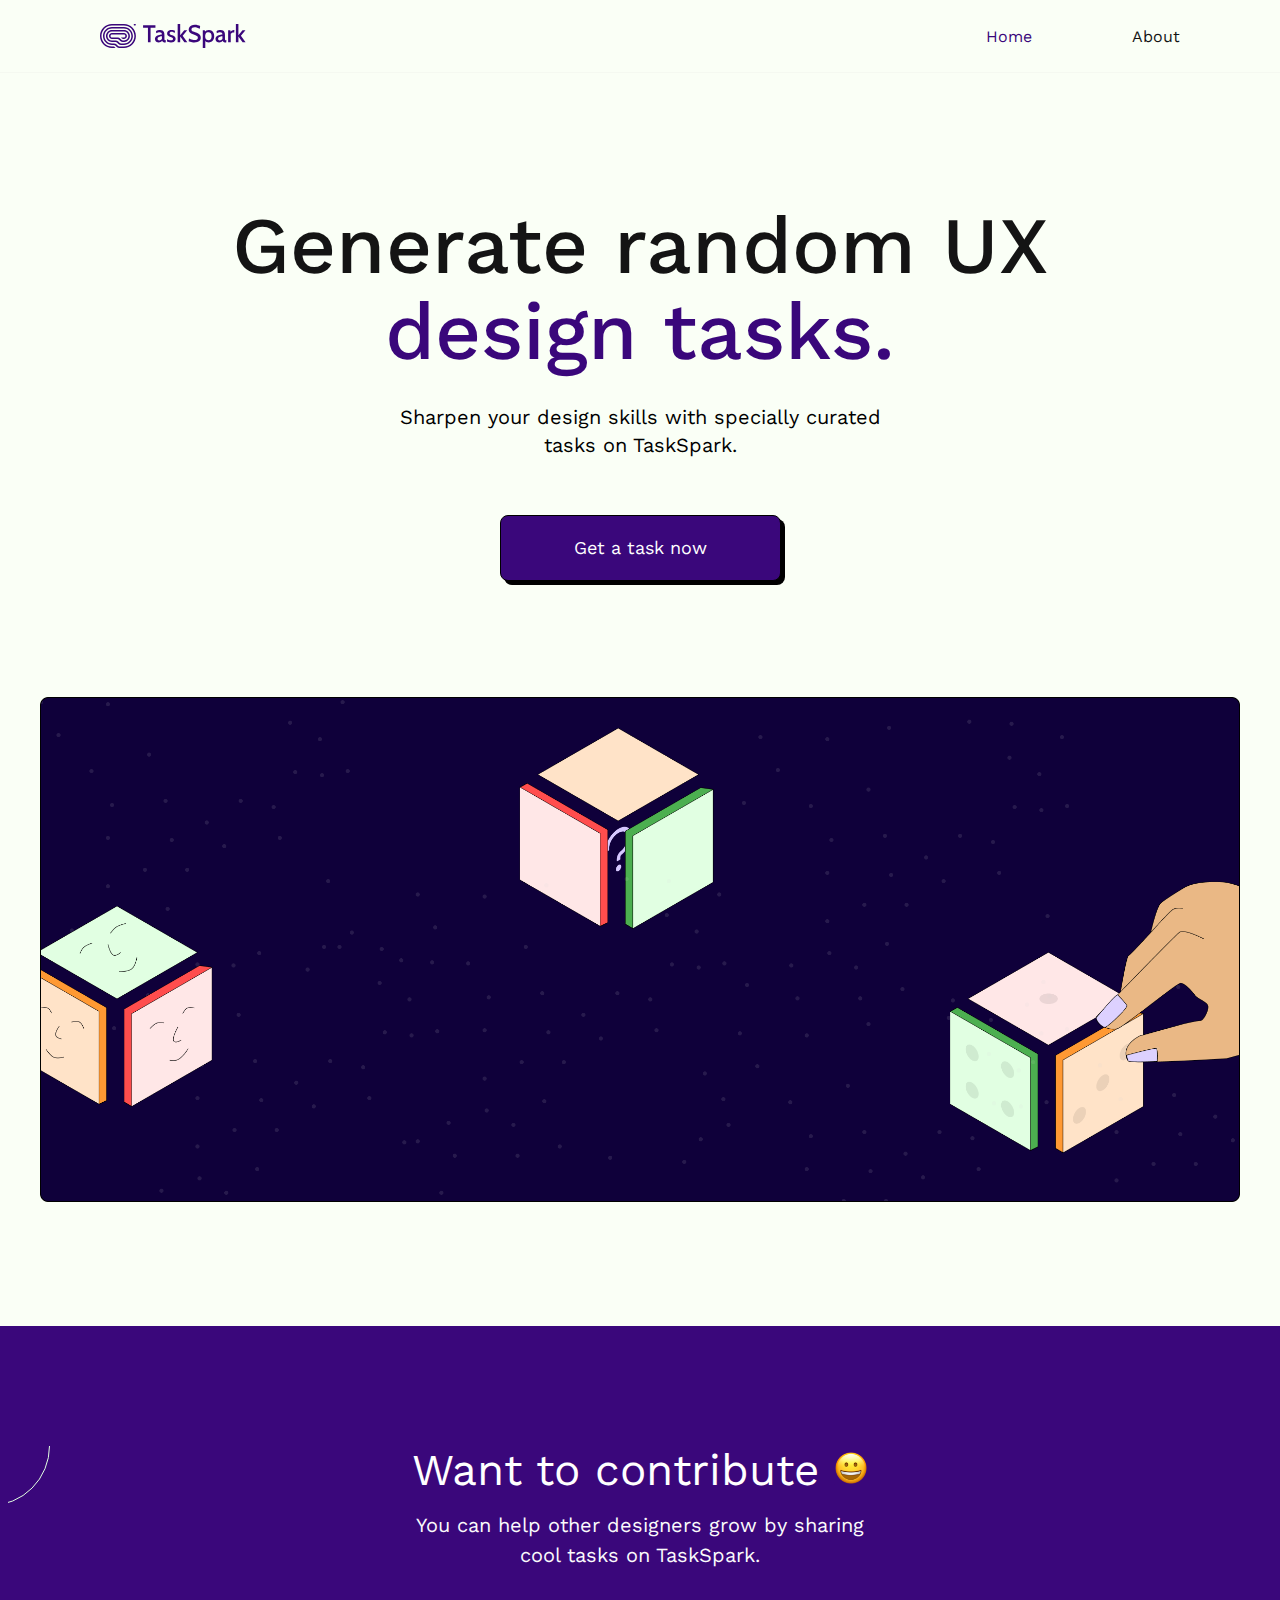
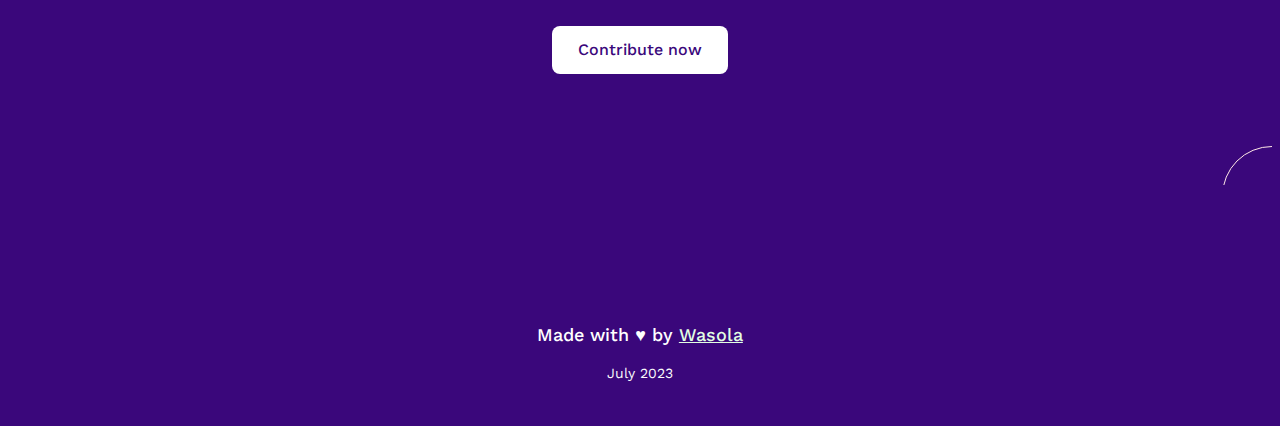
<file: Index.html>
<!DOCTYPE html>
<html>
<head>
<title>Taskspark</title>
<meta name="viewport" content="width=device-width, initial-scale=1" />
<link rel="stylesheet" type="text/css" href="Styles.css" />
<link rel="preconnect" href="https://fonts.googleapis.com">
<link rel="preconnect" href="https://fonts.gstatic.com" crossorigin>
<link href="https://fonts.googleapis.com/css2?family=Outfit:wght@100;200;300;400;500;600;700&family=Work+Sans:wght@300;400;500;600;700&display=swap" rel="stylesheet">
<link rel="icon" type="image/x-icon" href="./Favicon.svg">
<script src="https://ajax.googleapis.com/ajax/libs/jquery/3.6.4/jquery.min.js"></script>
<script src="https://smtpjs.com/v3/smtp.js"></script>
</head>

<body>
    <section class="naviga">
    <nav class="navi">
        <a href="./Index.html" class="logo">
            <img src="./Logo.svg" alt="site logo"/>
        </a>
        <ul class="nav-links">
            <li class="nav-item active"><a class="current" href="">Home</a></li>
            <li class="nav-item"><a href="./About.html">About</a></li>

        </ul>
    </nav>
    </section>

    <section class="hero">
        <div class="hero-div">
            <p class="hero-header">Generate random UX <span class="header-span">design tasks.</span></p>
            <p class="hero-p">Sharpen your design skills with specially curated tasks on TaskSpark.</p>
            <a href="./Taskpage.html"><button class="startbtn">Get a task now</button></a>
            <img class="hero-image" src="./Hero Image-Web.png" alt="Hero Image"> 
            <img class="hero-image-mobile" src="./Mobile Hero.png" alt="Hero Image"> 

        </div>
    </section>

    <section class="contribute">
        <div class="contribute-div">
            <svg xmlns="http://www.w3.org/2000/svg" width="42" height="60" viewBox="0 0 42 60" fill="none" class="circleone">
                <circle cx="-18" r="59.5" stroke="#E1FFE2"/>
              </svg>
              <svg xmlns="http://www.w3.org/2000/svg" width="50" height="39" viewBox="0 0 50 39" fill="none" class="circletwo">
                <circle cx="50" cy="50" r="49.5" stroke="#FFE7E7"/>
              </svg>
            <p class="contribute-header">Want to contribute <span><img class="emoji" src="./Grinning Face.png" /></span></p>
            <p class="contribute-p">You can help other designers grow by sharing cool tasks on TaskSpark.</p>
            
            <button class="contributebtn btn-open" id="modalbtns">Contribute now</button>
        </div>
    </section>
    <div class="modal" id="modals">
        <div class="modal-body">
            <div class="modal-header"><p>Submit a contribution</p>
                <button class="btn-close">&times</button>
            </div>
            <div class="modal-form">
                <form action="https://public.herotofu.com/v1/1983fda0-2168-11ee-9c7c-c1fbf0c86ddd" method="post" accept-charset="UTF-8">
                    <label for="name">Your name</label><br/>
                    <input type="text" class="name" id="name" required /><br/>
                    <label for="description">Design Task Description</label><br/>
                    <input type="text"  id="description" class="descriptioninput" required />
                    <button class='formsubmit' type="submit" id="submit">Submit</button>
                    <div style="text-indent:-99999px; white-space:nowrap; overflow:hidden; position:absolute;" aria-hidden="true">
                        <input type="text" name="_gotcha" tabindex="-1" autocomplete="off" />
                      </div>
                </form>
            </div>
        </div>
    </div>

    <footer>
        <section class="foot">
            <div class="foot-div">
                <p class="foot-header">Made with &hearts; by <a href="https://wasola.webflow.io/" target="_blank"><span class="footerspan">Wasola</span></a></p>
                <p class="foot-p">July 2023</p>
            </div>
        </section>
    </footer>
    <script src="./Index.js"></script>

</body>

</html>
</file>
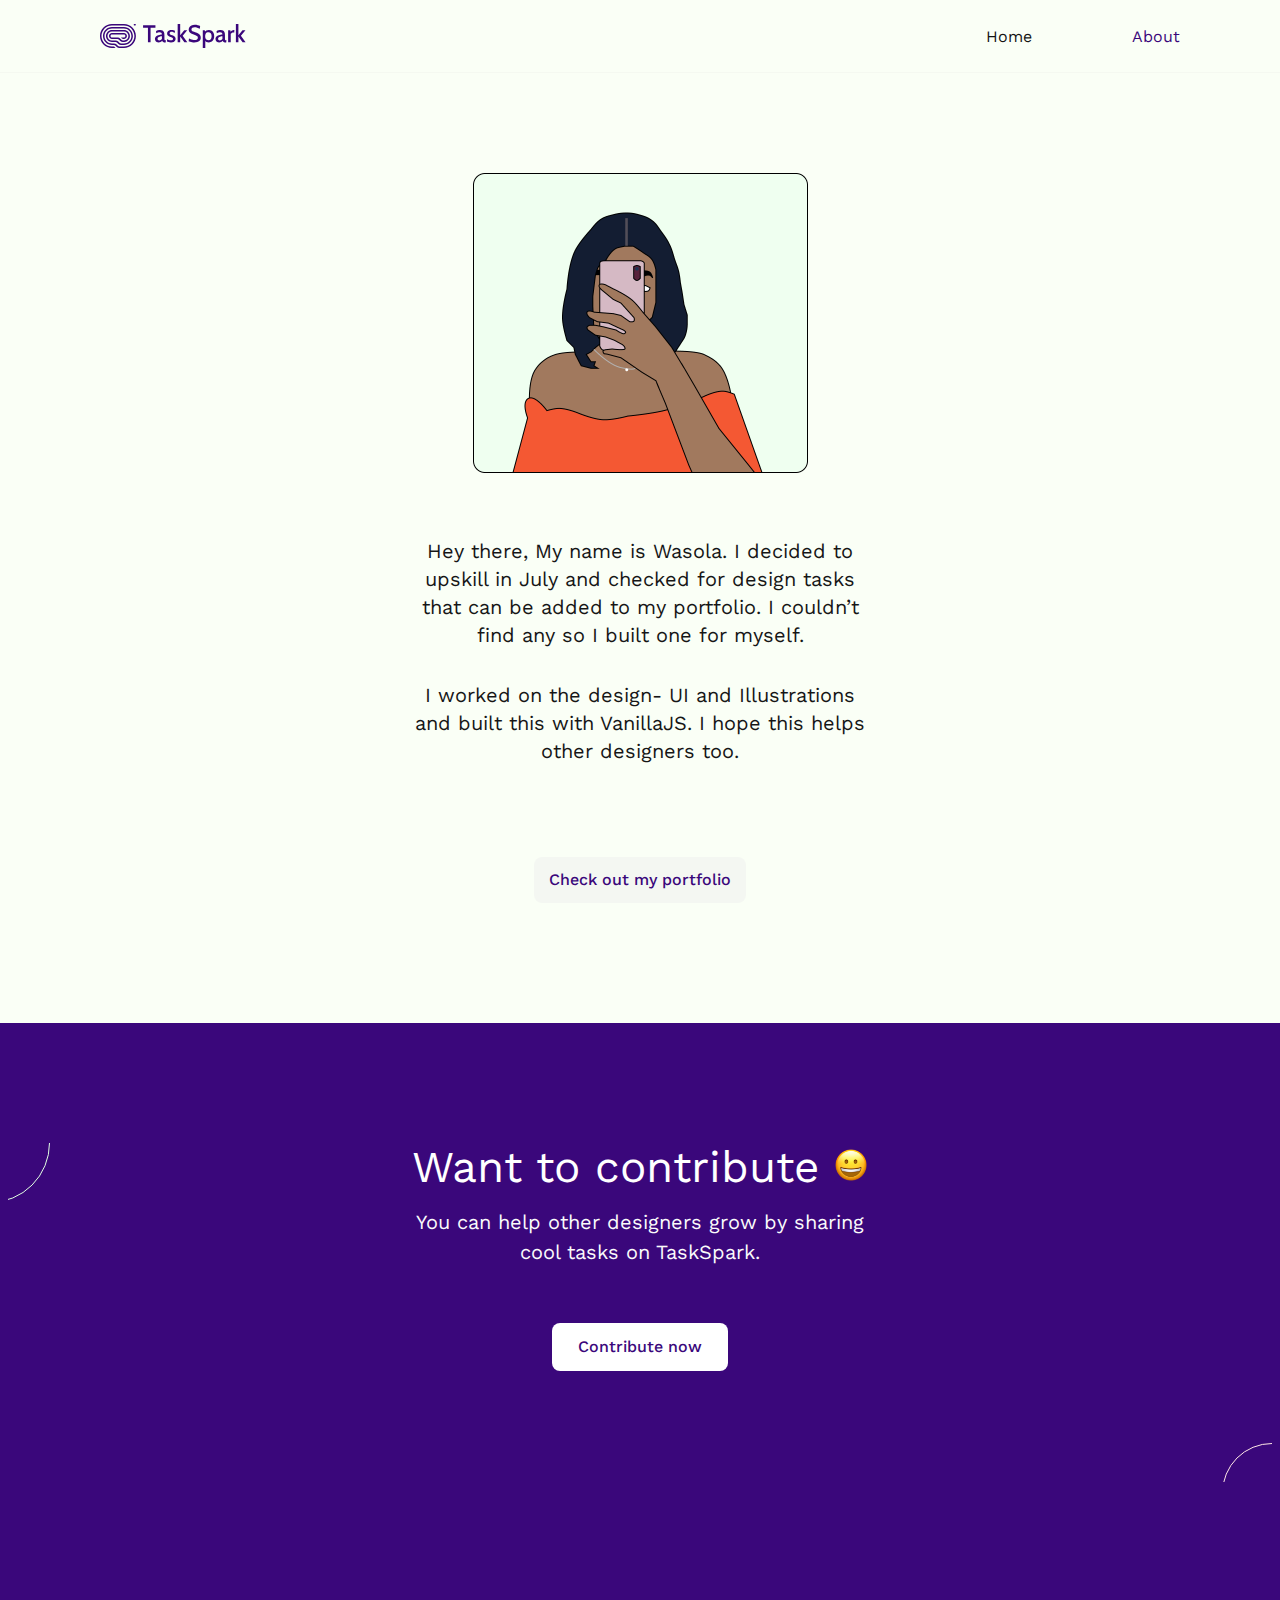
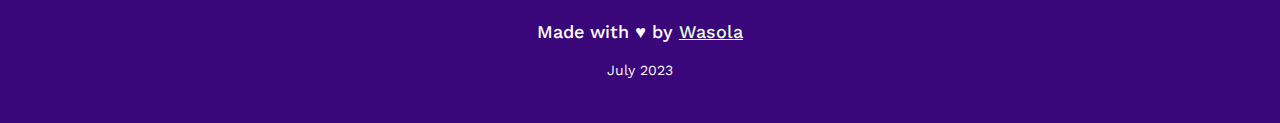
<file: About.html>
<!DOCTYPE html>
<html>
    <head>
        <meta name="viewport" content="width=device-width, initial-scale=1" />
    <link rel="stylesheet" type="text/css" href="Styles.css" />
    <link rel="preconnect" href="https://fonts.googleapis.com">
    <link rel="preconnect" href="https://fonts.gstatic.com" crossorigin>
    <link href="https://fonts.googleapis.com/css2?family=Outfit:wght@100;200;300;400;500;600;700&family=Work+Sans:wght@300;400;500;600;700&display=swap" rel="stylesheet">
    <link rel="icon" type="image/x-icon" href="./Favicon.svg">
    <script src="https://ajax.googleapis.com/ajax/libs/jquery/3.6.4/jquery.min.js"></script>
    <script src="https://smtpjs.com/v3/smtp.js"></script>

    </head>
    <body>
        <section class="naviga">
            <nav class="navi">
                <a href="./Index.html" class="logo">
                    <img src="./Logo.svg" alt="site logo"/>
                </a>
                <ul class="nav-links">
                    <li class="nav-item"><a href="./Index.html">Home</a></li>
                    <li class="nav-item active"><a  class="current" href="./About.html">About</a></li>
        
                </ul>
            </nav>
            </section>

            <section class="about">
                <div class="aboutdiv">
                    <img src="./Wasimage 1.png" alt="Wasola Image" />
                    <p class="aboutp">Hey there, My name is Wasola. I decided to upskill in July and checked for design tasks that can be added to my portfolio. I couldn’t find any so I built one for myself. </p>
                    <p class="aboutp">I worked on the design- UI and Illustrations and built this with VanillaJS. I hope this helps other designers too.</p>
                    <a href="https://wasola.webflow.io/" target="_blank"><button>Check out my portfolio</button></a>
                </div>

            </section>
            <section class="contribute">
                <div class="contribute-div">
                    <svg xmlns="http://www.w3.org/2000/svg" width="42" height="60" viewBox="0 0 42 60" fill="none" class="circleone">
                        <circle cx="-18" r="59.5" stroke="#E1FFE2"/>
                      </svg>
                      <svg xmlns="http://www.w3.org/2000/svg" width="50" height="39" viewBox="0 0 50 39" fill="none" class="circletwo">
                        <circle cx="50" cy="50" r="49.5" stroke="#FFE7E7"/>
                      </svg>
                    <p class="contribute-header">Want to contribute <span><img class="emoji" src="./Grinning Face.png" /></span></p>
                    <p class="contribute-p">You can help other designers grow by sharing cool tasks on TaskSpark.</p>
                    
                    <button class="contributebtn btn-open" id="modalbtns">Contribute now</button>
                </div>
            </section>
        <div class="modal" id="modals">
            <div class="modal-body">
                <div class="modal-header"><p>Submit a contribution</p>
                    <button class="btn-close">&times</button>
                </div>
                <div class="modal-form">
                    <form action="https://public.herotofu.com/v1/1983fda0-2168-11ee-9c7c-c1fbf0c86ddd" method="post" accept-charset="UTF-8">
                        <label for="name">Your name</label><br/>
                        <input type="text" class="name" id="name" required /><br/>
                        <label for="description">Design Task Description</label><br/>
                        <input type="text"  id="description" class="descriptioninput" required />
                        <button class='formsubmit' type="submit" id="submit">Submit</button>
                        <div style="text-indent:-99999px; white-space:nowrap; overflow:hidden; position:absolute;" aria-hidden="true">
                            <input type="text" name="_gotcha" tabindex="-1" autocomplete="off" />
                          </div>
                    </form>
                </div>
            </div>
        </div>
        <footer>
            <section class="foot">
                <div class="foot-div">
                    <p class="foot-header">Made with &hearts; by <a href="https://wasola.webflow.io/" target="_blank"><span class="footerspan">Wasola</span></a></p>
                    <p class="foot-p">July 2023</p>
                </div>
            </section>
        </footer>
        <script src="./Index.js"></script>
    </body>
</html>
</file>
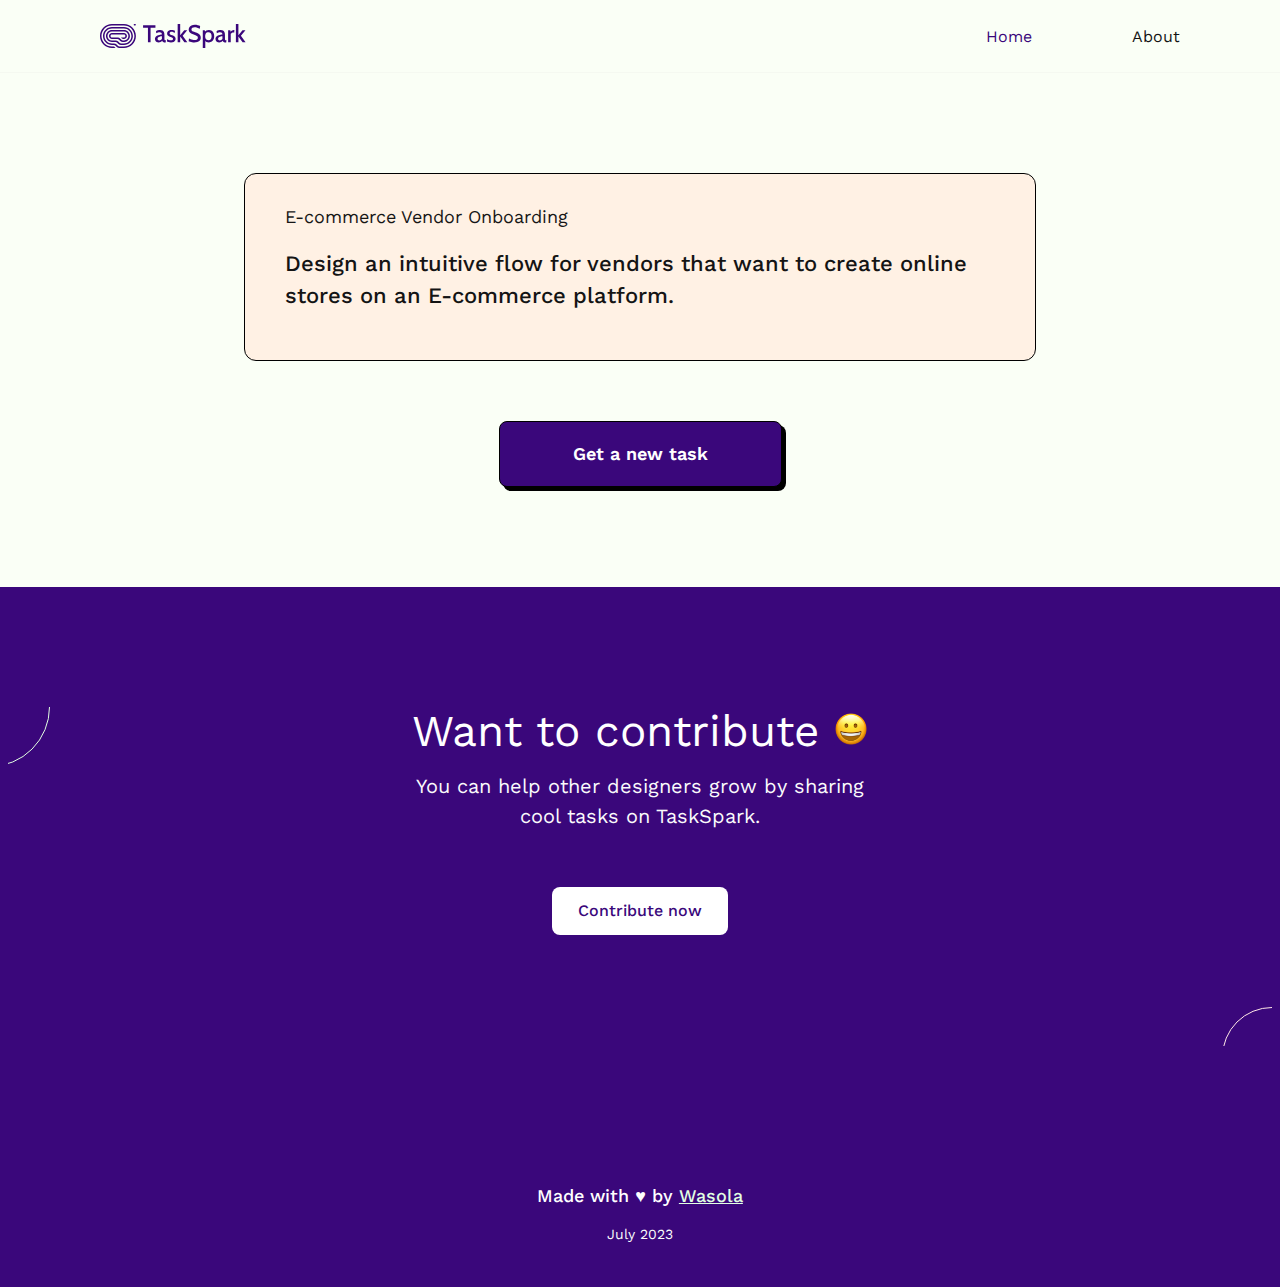
<file: Taskpage.html>
<!DOCTYPE html>
<html>
    <head>
        <meta name="viewport" content="width=device-width, initial-scale=1" />
    <link rel="stylesheet" type="text/css" href="Styles.css" />
    <link rel="preconnect" href="https://fonts.googleapis.com">
    <link rel="preconnect" href="https://fonts.gstatic.com" crossorigin>
    <link href="https://fonts.googleapis.com/css2?family=Outfit:wght@100;200;300;400;500;600;700&family=Work+Sans:wght@300;400;500;600;700&display=swap" rel="stylesheet">
    <link rel="icon" type="image/x-icon" href="./Favicon.svg">
    <script src="https://ajax.googleapis.com/ajax/libs/jquery/3.6.4/jquery.min.js"></script>
    <script src="https://smtpjs.com/v3/smtp.js"></script>
   

    </head>
    <body>
        <section class="naviga">
            <nav class="navi">
                <a href="./Index.html" class="logo">
                    <img src="./Logo.svg" alt="site logo"/>
                </a>
                <ul class="nav-links">
                    <li class="nav-item active"><a class="current" href="">Home</a></li>
                    <li class="nav-item"><a href="./About.html">About</a></li>
        
                </ul>
            </nav>
            </section>

        <section class="taskcard">
            <div class="taskcard-div">
                <div class="taskcard-title"><p>E-commerce Vendor Onboarding</p></div>
                <div class="taskcard-description">A client wants to build a vendor side for their existing E-commerce platform. Design an intuitive flow for vendors that want to create online stores on this platform.</div>
            </div>
            <div class="taskcardbtn-div">
            <button id="gettask" class="taskcardbtn">Get a new task</button>
            </div>
        </section>
        <section class="contribute">
            <div class="contribute-div">
                <svg xmlns="http://www.w3.org/2000/svg" width="42" height="60" viewBox="0 0 42 60" fill="none" class="circleone">
                    <circle cx="-18" r="59.5" stroke="#E1FFE2"/>
                  </svg>
                  <svg xmlns="http://www.w3.org/2000/svg" width="50" height="39" viewBox="0 0 50 39" fill="none" class="circletwo">
                    <circle cx="50" cy="50" r="49.5" stroke="#FFE7E7"/>
                  </svg>
                <p class="contribute-header">Want to contribute <span><img class="emoji" src="./Grinning Face.png" /></span></p>
                <p class="contribute-p">You can help other designers grow by sharing cool tasks on TaskSpark.</p>
                
                <button class="contributebtn btn-open" id="modalbtns">Contribute now</button>
            </div>
        </section>
        <div class="modal" id="modals">
            <div class="modal-body">
                <div class="modal-header"><p>Submit a contribution</p>
                    <button class="btn-close">&times</button>
                </div>
                <div class="modal-form">
                    <form action="https://public.herotofu.com/v1/1983fda0-2168-11ee-9c7c-c1fbf0c86ddd" method="post" accept-charset="UTF-8">
                        <label for="name">Your name</label><br/>
                        <input type="text" class="name" id="name" required /><br/>
                        <label for="description">Design Task Description</label><br/>
                        <input type="text"  id="description" class="descriptioninput" required />
                        <button class='formsubmit' type="submit" id="submit">Submit</button>
                        <div style="text-indent:-99999px; white-space:nowrap; overflow:hidden; position:absolute;" aria-hidden="true">
                            <input type="text" name="_gotcha" tabindex="-1" autocomplete="off" />
                          </div>
                    </form>
                </div>
            </div>
        </div>
        <footer>
            <section class="foot">
                <div class="foot-div">
                    <p class="foot-header">Made with &hearts; by <a href="https://wasola.webflow.io/" target="_blank"><span class="footerspan">Wasola</span></a></p>
                    <p class="foot-p">July 2023</p>
                </div>
            </section>
        </footer>
        <script src="./Index.js"></script>
    </body>
</html>
</file>
<file: Styles.css>
body {
    font-family: 'Work Sans';
    background-color: #FAFFF6;
    margin: 0px;
}


.navi {
    display: flex;
    justify-content: space-between;
    align-items: center;
    height: 72px;
    width: 100%;
    background-color:#FAFFF6 ;
    border-bottom: 1px solid rgba(220, 220, 220, 0.17);;
}

.logo {
    display: flex;
    margin-left: 100px;
    width: 2%;
    height: 24px;
}

.nav-links {
    display: flex;
    list-style: none;
}

.nav-item a {
    text-decoration: none;
    font-size: 16px;
    color: #141414;
}

.nav-item a.current {
    color: #3A077B;
}

.nav-item a:first-child {
    padding-right: 60px;
}

.nav-item a:last-child {
    padding-right: 100px;
}

.hero-div {
width: 1200px;
text-align: center;
margin: auto;
}

.hero {
    margin-top: 130px;
}
.hero .hero-div .hero-header {
    text-align: center;
    font-size: 80px;
    font-weight: 500;
    line-height: 86px;  
    margin: 0;
    color: #141414;
}

.header-span {
    display: inline-block;
    color: #3A077B;
}

.hero .hero-div .hero-p {
    text-align: center;
    font-size: 20px;
    line-height: 28px; 
    margin: auto;
    padding-top: 28px;
    width: 502px;
}

.hero .hero-div button {
    margin: 56px;
    font-family: 'Work Sans';
    padding: 21px 73px;
    border-radius: 8px;
    font-size: 18px;
    line-height: 22px;
    font-weight: 600px;
    background-color: #3A077B;
    color: white;
    border: 1px solid #000;
    box-shadow: 4px 4px 0px 0px #000;
    cursor: pointer;
}

.hero .hero-div button:hover {
    background-color: #460898;
}

.hero .hero-div .hero-image {
    text-align: center;
    margin: 60px 0 120px 0;
    width: 100%;
}
.hero .hero-div .hero-image-mobile {
    display: none;
}

.contribute {
    height: 500px;
    margin: 0;
    background-color: #3A077B;
}

.contribute .contribute-div {
    padding-top: 120px;
    text-align: center;
}

.contribute .contribute-div .contribute-header {
    font-size: 44px;
    line-height: 48px;
    font-weight: 500px;
    color: white;
    margin: 0;
}

.contribute .contribute-div .contribute-p {
    font-size: 20px;
    line-height: 30px;
    color: #fbfbfb;
    font-weight: 400px;
    margin: auto;
    padding-top: 16px;
    width: 460px;
    text-align: center;
}

.contribute .contribute-div .contributebtn {
    margin-top: 56px;
    padding: 12px 26px;
    border-radius: 8px;
    background-color: white;
    color: #3A077B;
    font-size: 16px;
    line-height: 24px;
    font-weight: 500;
    font-family: 'Work Sans';
    border: none;
    cursor: pointer;
}

.contribute .contribute-div .contributebtn:hover {
    background-color: #f8f8f8;
    color: #460898;
}

.circleone {
    position: absolute;
    left: 8px;
}

.circletwo {
    position: absolute;
    right: 8px;
    margin-top: 300px;
}

.emoji {
    height: 34px;
}

.foot {
    margin: 0;
    height: 200px;
    background-color: #3A077B;
    text-align: center;
}

.foot .foot-div {
    padding-top: 80px;
}

.foot .foot-div .foot-header {
    font-size: 18px;
    line-height: 22px;
    font-weight: 500;
    color: white;
}

.foot .foot-div .foot-p {
    font-size: 14px;
    line-height: 18px;
    font-weight: 400;
    color: #fbfbfb;
}



.footerspan {
    color: #e1ffe2;
    text-decoration: underline;
}

.taskcard {
    margin: 100px 0 100px 0;
    
}

.taskcard .taskcard-div {
    display: flex;
    flex-direction: column;
    justify-content: center;
    margin: auto;
    padding: 32px 40px 48px 40px;
    width: 710px;
    height: auto;
    background-color: #fff1e4;
    border: 1px solid #000;
    border-radius: 12px;

}

.taskcard .taskcard-div .taskcard-title {
    font-size: 18px;
    line-height: 22px;
    font-weight: 400;
    color: #161616;
}

.taskcard .taskcard-div .taskcard-description {
    font-size: 22px;
    line-height: 32px;
    font-weight: 500;
    color: #141414;
    margin-top: 20px;
}

.taskcard .taskcardbtn-div {
    text-align: center;
    margin-top: 60px;
}

.taskcard .taskcardbtn {
    background-color: #3A077B;
    padding: 21px 73px;
    border: 1px solid #000;
    box-shadow: 4px 4px 0px 0px #000;
    border-radius: 8px;
    text-align: center;
    font-family: 'Work Sans';
    color: white;
    font-size: 18px;
    font-weight: 600;
    line-height: 22px;
    cursor: pointer;
}

.taskcard .taskcardbtn:hover {
    background-color: #460898;
}


.about{
    margin-top: 100px;
}

.about .aboutdiv {
    text-align: center;
}

.about .aboutdiv img {
    height: 300px;
    margin-bottom: 60px;
}

.about .aboutdiv .aboutp {
    font-weight: 400;
    font-size: 20px;
    line-height: 28px;
    color: #161616;
    width: 460px;
    margin: auto;
    padding-bottom: 32px;
}

.about .aboutdiv button {
    margin-top: 60px;
    margin-bottom: 120px;
    padding: 12px 15px;
    border-radius: 8px;
    color: #3A077B;
    background-color: #39077b08;
    font-family: 'Work Sans';
    font-size: 16px;
    line-height: 22px;
    font-weight: 500;
    border: none;
    cursor: pointer;
}

.about .aboutdiv button:hover {
    background-color: #3A077B;
    color: white;
}

.modal {
    position: fixed;
    left: 0;
    top: 0;
    width: 100%;
    height: 100%;
    background-color: rgba(0,0,0,0.5);
    opacity: 0;
    visibility: hidden;
    transform: scale(1.1);
    transition: visibility 0s linear 0.25s, opacity 0.25s 0s, transform 0.25s;
   
}

.modal-body {
    position: absolute;
    top: 50%;
    left: 50%;
    transform: translate(-50%, -50%);
    background-color: white;
    border-radius: 12px;
    border: 1px solid #000;
    width: 520px;
    height: 55%;
    margin: auto;
    padding: 16px 32px 70px 32px;
}


.modal-body .modal-header {
    display: flex;
    align-items: center;
    justify-content: space-between;
    font-size: 24px;
    line-height: 28px;
    font-weight: 500;
}

.btn-close {
    border-radius: 100%;
    padding: 0.5rem 0.7rem;
    border: none;
    background-color: #f8f8f8;
    font-family: 'Work Sans';
    font-size: 24px;
    cursor: pointer;
    color: #141414;
}

.show-modal {
    opacity: 1;
    visibility: visible;
    transform: scale(1.0);
    transition: visibility 0s linear 0s, opacity 0.25s 0s, transform 0.25s;
}

.modal-form {
    text-align: left;
    margin-top: 24px;
}
.modal-form label {
    color: #141414;
    font-size: 14px;
    line-height: 18px;
    font-weight: 400;
}

.modal-form input {
    width: 96%;
    height: 48px;
    margin-top: 8px;
    border-radius: 8px;
    margin-bottom: 28px;
    font-size: 16px;
    border: 1px solid #e4e4e4;
    padding: 0 0 0 12px;
}
.modal-form input:focus {
    border: 0.5px solid #3A077B;
    font-size: 16px;
    color: #141414;
    font-family: 'Work Sans';
}

.descriptioninput {
    height: 72px !important;
}




.modal-form .formsubmit {
    width: 100%;
    border-radius: 8px;
    padding: 16px 20px;
    background-color: #3A077B;
    font-family: 'Work Sans';
    font-size: 16px;
    font-weight: 500;
    line-height: 24px;
    color: white;
    margin-top: 44px;
    border: none;
    cursor: pointer;

}

.modal-form .formsubmit:hover {
    background-color: #460898;
}
  

  


/* Mobile Styling     */

@media only screen and (max-width: 480px) {

    body {
        width: 100%;
        margin: 0 !important;
    }
    .navi {
        height: 72px;
        width: 100%;
    }

    .logo {
        margin-left: 20px;
        width: 2%;
        height: 20px;
    }

        .nav-item a {
            font-size: 14px;
        }

        .nav-item a:first-child {
            padding-right: 60px;
        }
        
        .nav-item a:last-child {
            padding-right: 20px;
            padding-left: 20px;
        }

        .hero-div {
            width: 100%;
            text-align: center;
            margin: auto;
            }

            .hero {
                margin-top: 80px;
                padding: 0 20px 0 20px;
            }
            .hero .hero-div .hero-header {
                font-size: 38px;
                font-weight: 500;
                line-height: 48px;  
                margin: 0;

            }
            .hero .hero-div .hero-p {
                font-size: 18px;
                line-height: 26px; 
                margin: auto;
                padding-top: 16px;
                width: 335px;
            }
            
            .hero .hero-div button {
                margin: 52px;
                font-family: 'Work Sans';
                padding: 18px 64px;
                font-size: 16px;
                line-height: 20px;
                font-weight: 600px;
                background-color: #3A077B;
                color: white;
                border: 1px solid #000;
                box-shadow: 4px 4px 0px 0px #000;
                cursor: pointer;
            }

            .hero .hero-div .hero-image {
                display: none;
            }

            .hero .hero-div .hero-image-mobile {
                display: block;
                width: 100%;
                margin-top: 64px;
                margin-bottom: 100px;
            }
            
            .contribute {
                height: 280px;
                margin: 0;
                width: 100%;
                background-color: #3A077B;
            }
            
            .contribute .contribute-div {
                padding-top: 44px;
                text-align: center;
            }
            

            .contribute .contribute-div .contribute-header {
                font-size: 24px;
                line-height: 24px;
                font-weight: 500px;
                margin: 0;
            }
            
            .contribute .contribute-div .contribute-p {
                font-size: 14px;
                line-height: 22px;
                font-weight: 400px;
                margin: auto;
                padding-top: 8px;
                width: 274px;
                text-align: center;
            }

            .contribute .contribute-div .contributebtn {
                margin-top: 28px;
                padding: 12px 22px;
                font-size: 14px;
                line-height: 22px;
                font-weight: 500;
            }

            .circleone {
                position: absolute;
                left: 0px;
            }
            
            .circletwo {
                position: absolute;
                right: 0px;
                margin-top: 180px;
            }
            
            .emoji {
                height: 24px;
            }

            .foot {
                margin: 0;
                height: 110px;
                padding-bottom: 0px;
            }

            .foot .foot-div {
                padding-top: 25px;
            }


            .foot .foot-div .foot-header {
                font-size: 14px;
                line-height: 18px;
            }
            
            .foot .foot-div .foot-p {
                font-size: 10px;
                line-height: 14px;

            }

            .taskcard {
                margin: 60px 20px 100px 20px;
                
            }
            
            .taskcard .taskcard-div {
                display: flex;
                flex-direction: column;
                justify-content: center;
                margin: auto;
                padding: 40px 20px 40px 20px;
                width: auto;
                height: auto;
            }
            .taskcard .taskcard-div .taskcard-title {
                font-size: 14px;
                line-height: 18px;
            }
            
            .taskcard .taskcard-div .taskcard-description {
                font-size: 16px;
                line-height: 24px;
                margin-top: 12px;
            }
            
            .taskcard .taskcardbtn-div {
                margin: 0 20px 0 0px;
                padding-top: 40px;
                width: 100%;
            }
            
            .taskcard .taskcardbtn {
                font-size: 14px;
                font-weight: 600;
                line-height: 18px;
                width: 100%;
                margin: auto;
                text-align: center;
            }

            .about{
                margin-top: 100px;
                padding: 0 20px 0 20px ;
            }

            .about .aboutdiv img {
                height: 300px;
                margin-bottom: 32px;
            }


            .about .aboutdiv .aboutp {
                font-size: 16px;
                line-height: 24px;
                width: 100%;
                padding-bottom: 24px;
            }

            .about .aboutdiv button {
                margin-top: 32px;
                margin-bottom: 60px;
                padding: 12px 15px;
                font-size: 14px;
                line-height: 18px;
            }
            


            .modal-body {
                width: 335px;
                height: 55%;
                padding: 16px 28px 70px 28px;
            }

            .modal-body .modal-header {
                font-size: 22px;
                line-height: 26px;
            }

            .modal-form input {
                width: 96%;
                height: 48px;
                margin-top: 8px;
                margin-bottom: 28px;
                font-size: 16px;
            }

            .modal-form .formsubmit {
                width: 100%;
                border-radius: 8px;
                padding: 16px 20px;
                font-size: 14px;
                line-height: 22px;
                margin-top: 32px;
            
            }
  }
</file>
